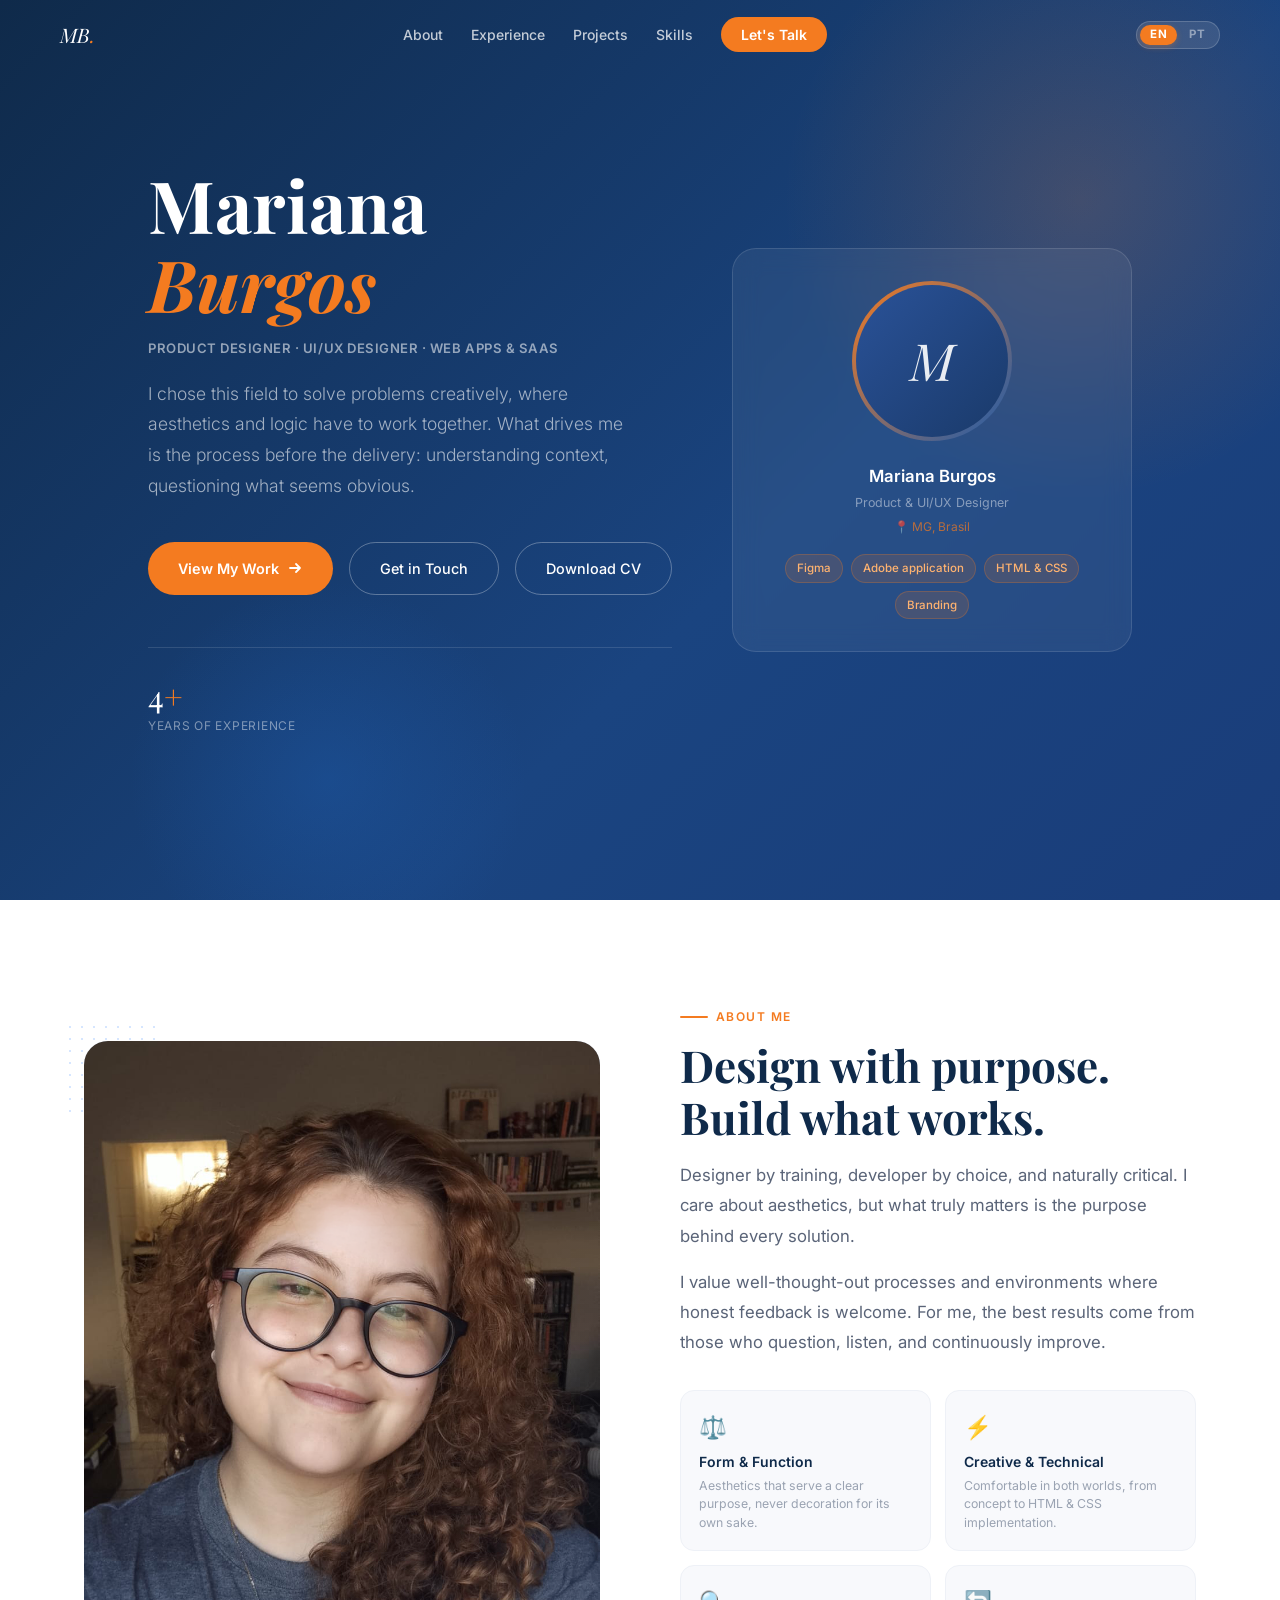
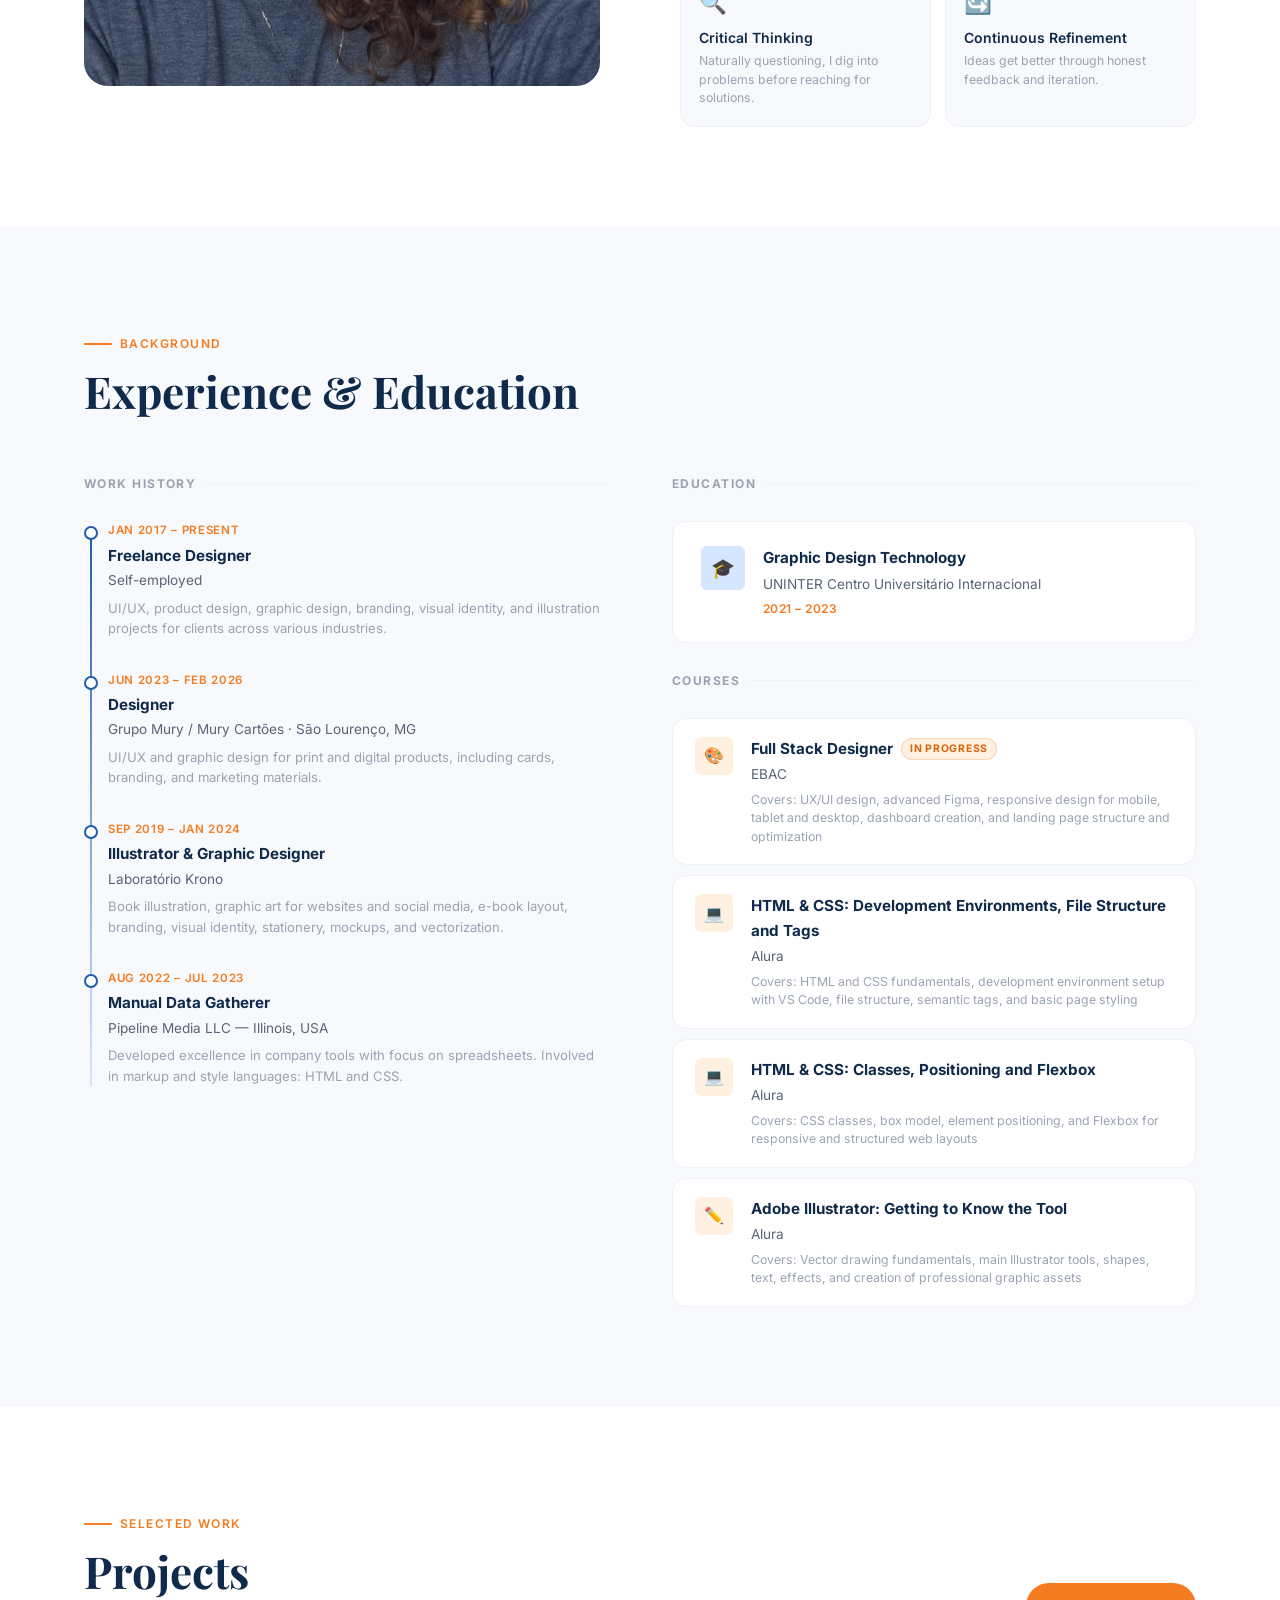
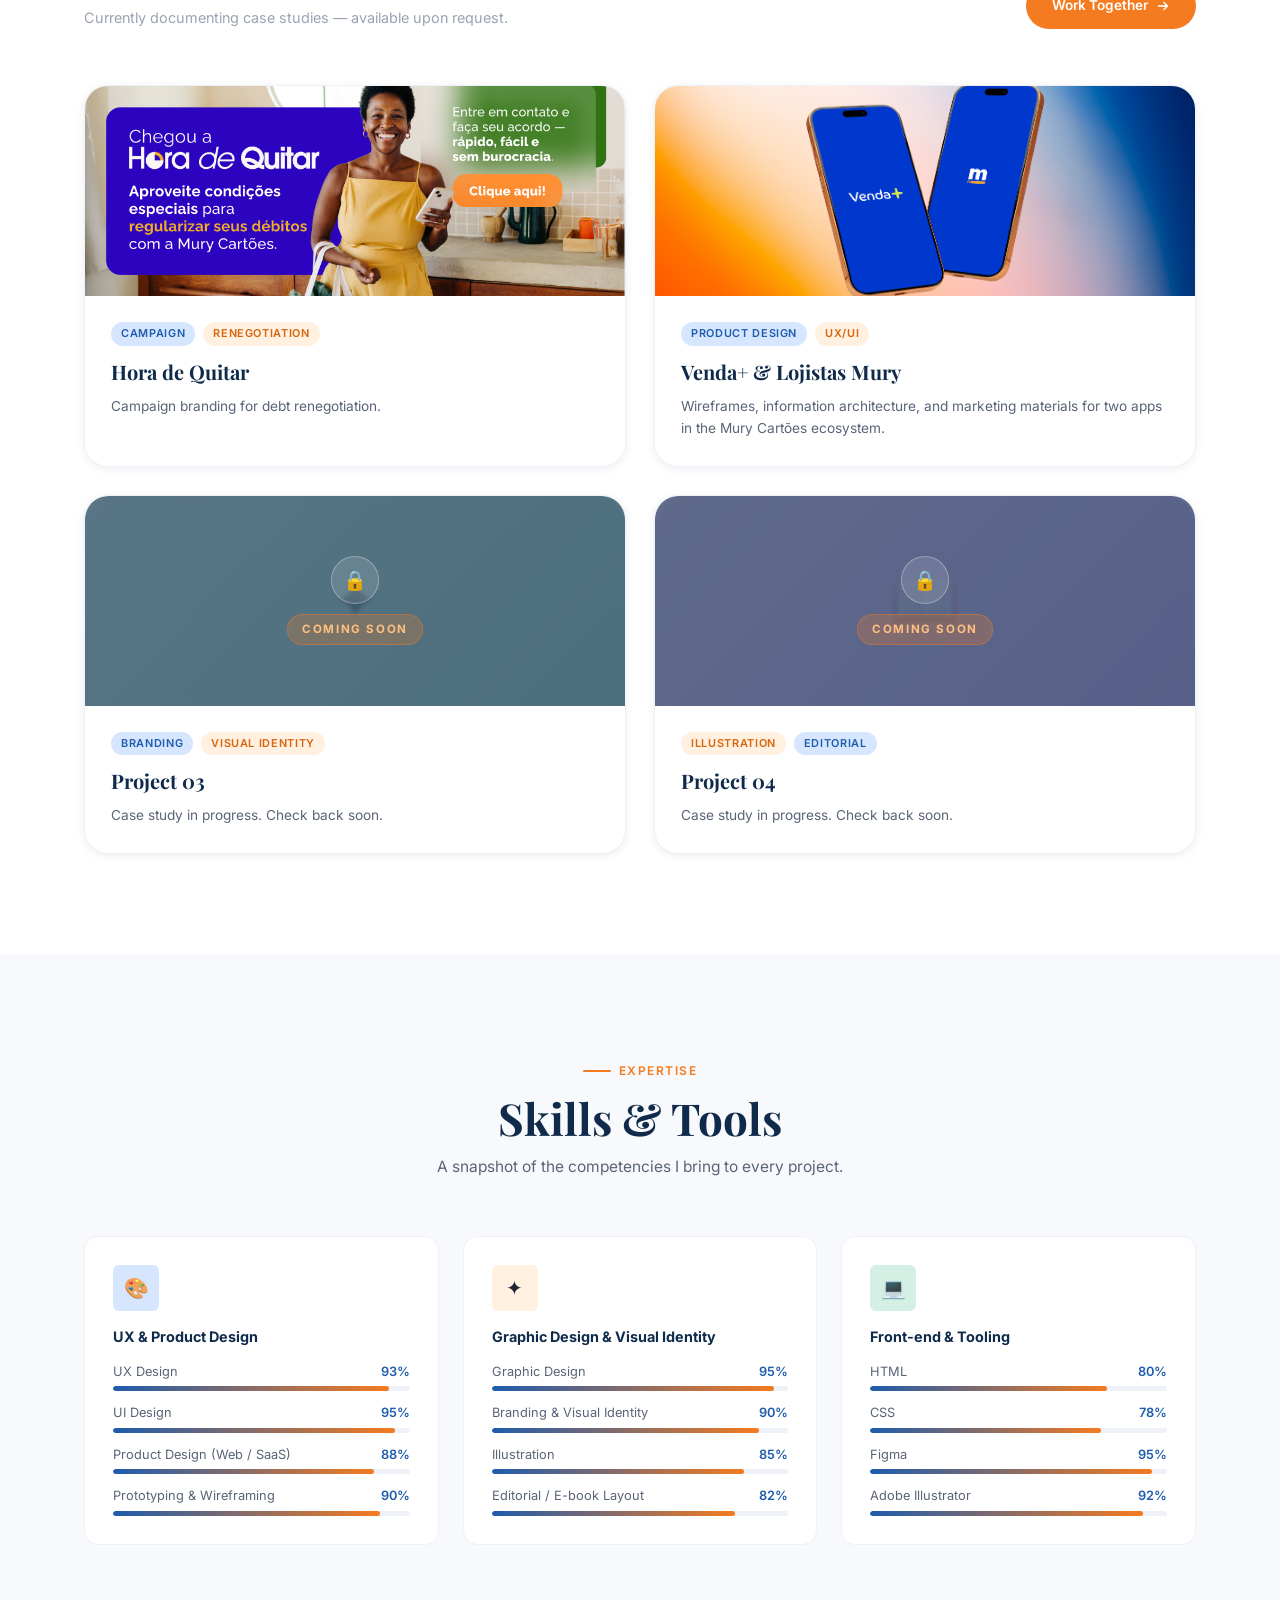
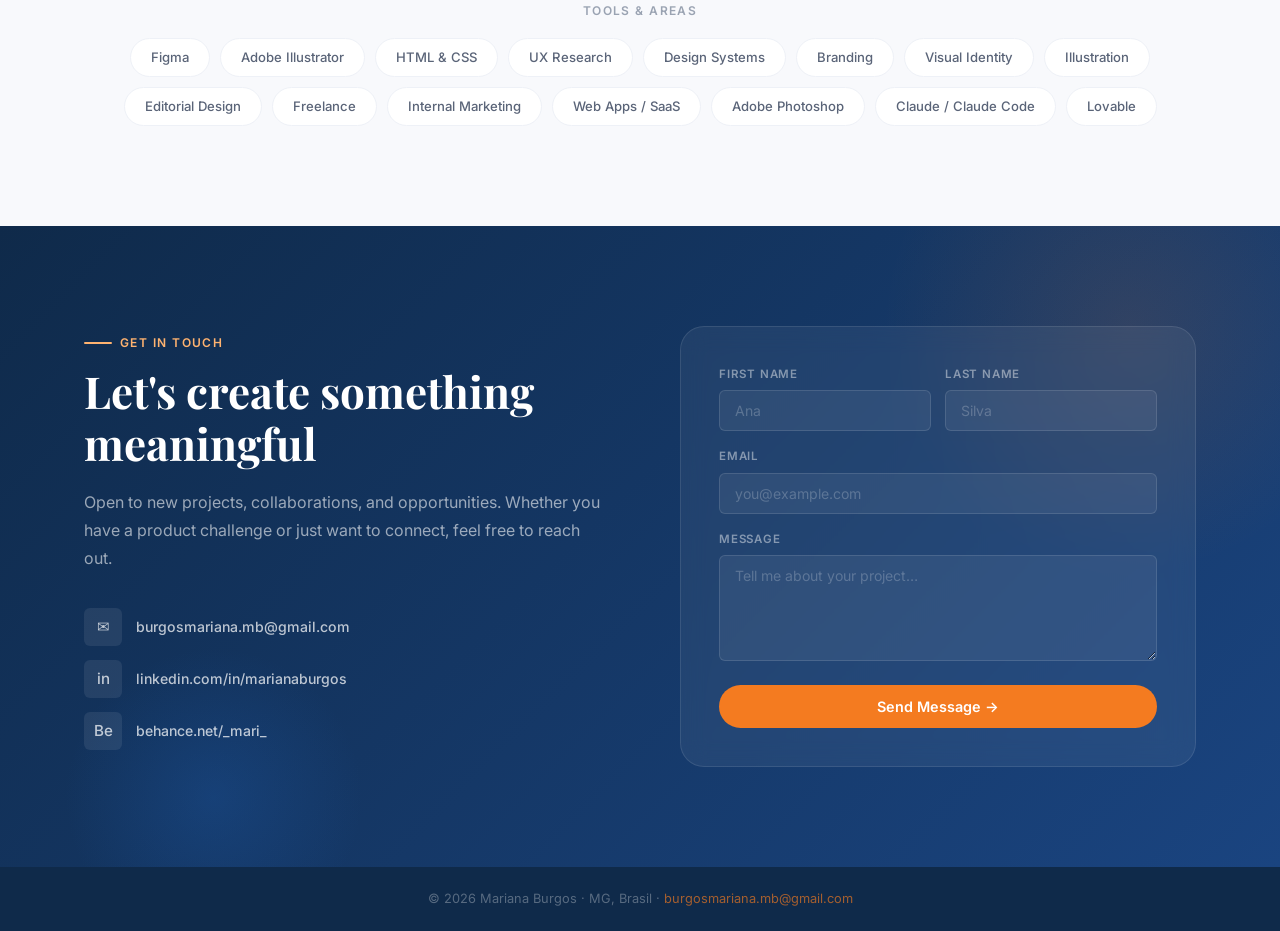
<file: index.html>
<!DOCTYPE html>
<html lang="en">
<head>
  <meta charset="UTF-8" />
  <meta name="viewport" content="width=device-width, initial-scale=1.0" />
  <title>Mariana Burgos — Product & UI/UX Designer</title>
  <link rel="icon" type="image/svg+xml" href="/favicon.svg">
  <link rel="preconnect" href="https://fonts.googleapis.com" />
  <link rel="preconnect" href="https://fonts.gstatic.com" crossorigin />
  <link href="https://fonts.googleapis.com/css2?family=Inter:wght@300;400;500;600;700&family=Playfair+Display:ital,wght@0,700;1,700&display=swap" rel="stylesheet" />
  <link rel="stylesheet" href="css/style.css">
</head>
<body>

  <!-- ─── NAV ─────────────────────────────────────────────── -->
  <nav id="navbar">
    <div class="nav-inner">
      <a href="#hero" class="nav-logo">MB<span>.</span></a>

      <ul class="nav-links" id="navLinks">
        <li><a href="#about"      data-i18n="nav.about">About</a></li>
        <li><a href="#experience" data-i18n="nav.experience">Experience</a></li>
        <li><a href="#projects"   data-i18n="nav.projects">Projects</a></li>
        <li><a href="#skills"     data-i18n="nav.skills">Skills</a></li>
        <li><a href="#contact" class="nav-cta" data-i18n="nav.cta">Let's Talk</a></li>
      </ul>

      <div class="nav-right">
        <div class="lang-toggle" role="group" aria-label="Language">
          <button class="lang-btn active" data-lang="en">EN</button>
          <button class="lang-btn"        data-lang="pt">PT</button>
        </div>
        <button class="nav-toggle" id="navToggle" aria-label="Toggle menu">
          <span></span><span></span><span></span>
        </button>
      </div>
    </div>
  </nav>

  <!-- ─── HERO ─────────────────────────────────────────────── -->
  <section id="hero">
    <div class="container">
      <div class="hero-grid">
        <div class="hero-content">
          <h1 class="hero-name">Mariana<br><em>Burgos</em></h1>
          <div class="hero-title" data-i18n="hero.title">Product Designer &nbsp;·&nbsp; UI/UX Designer &nbsp;·&nbsp; Web Apps &amp; SaaS</div>
          <p class="hero-subtitle" data-i18n="hero.subtitle">Designer by training, developer by choice, and naturally critical. I align form and function, moving between the creative and the technical to build solutions that actually work.</p>
          <div class="hero-actions">
            <a href="#projects" class="btn-primary">
              <span data-i18n="hero.cta1">View My Work</span>
              <svg width="16" height="16" viewBox="0 0 16 16" fill="none"><path d="M3 8h10M9 4l4 4-4 4" stroke="currentColor" stroke-width="1.8" stroke-linecap="round" stroke-linejoin="round"/></svg>
            </a>
            <a href="#contact" class="btn-outline" data-i18n="hero.cta2">Get in Touch</a>
            <a href="projetos/CV-Mariana.pdf" target="_blank" rel="noopener" download="CV-Mariana.pdf" class="btn-outline" data-i18n="hero.cv">Download CV</a>
          </div>
          <div class="hero-stats">
            <div>
              <div class="stat-number">4<span>+</span></div>
              <div class="stat-label" data-i18n="hero.stat1">Years of Experience</div>
            </div>
          </div>
        </div>

        <div class="hero-visual">
          <div class="avatar-card">
            <div class="avatar-ring"><div class="avatar-inner">M</div></div>
            <div class="avatar-name">Mariana Burgos</div>
            <div class="avatar-role" data-i18n="hero.card.role">Product &amp; UI/UX Designer</div>
            <div class="avatar-loc">📍 MG, Brasil</div>
            <div class="floating-tags">
              <span class="tag">Figma</span>
              <span class="tag">Adobe application</span>
              <span class="tag">HTML &amp; CSS</span>
              <span class="tag" data-i18n="tag.branding">Branding</span>
            </div>
          </div>
        </div>
      </div>
    </div>
  </section>

  <!-- ─── ABOUT ─────────────────────────────────────────────── -->
  <section id="about">
    <div class="container">
      <div class="about-grid">
        <div class="about-image-wrap about-photo-trigger" id="openCurios" role="button" tabindex="0" aria-label="Ver curiosidades sobre Mariana">
          <div class="about-dot-grid"></div>
          <div class="about-image-box">
            <img src="fotos/eu.mariana.png" alt="Mariana Burgos" class="about-photo" />
            <div class="about-photo-pulse"></div>
          </div>
          <span class="about-tooltip" data-i18n="curios.tooltip">sobre mim :P</span>
          <div class="about-accent"></div>
        </div>

        <div class="about-content">
          <span class="section-label" data-i18n="about.label">About Me</span>
          <h2 class="section-title" data-i18n="about.title">Design with purpose.<br>Build what works.</h2>
          <p class="about-text" style="margin-top:16px;" data-i18n="about.p1">Designer by training, developer by choice, and naturally critical. I care about aesthetics, but what matters is the purpose behind every solution.</p>
          <p class="about-text" data-i18n="about.p2">I align form and function, move naturally between the creative and the technical, and value refining ideas until they actually work. I prefer environments with room for thoughtful discussion, honest feedback, and continuous improvement.</p>

          <div class="about-pillars">
            <div class="pillar">
              <div class="pillar-icon">⚖️</div>
              <div class="pillar-title" data-i18n="pillar1.title">Form &amp; Function</div>
              <div class="pillar-desc"  data-i18n="pillar1.desc">Aesthetics that serve a clear purpose — never decoration for its own sake.</div>
            </div>
            <div class="pillar">
              <div class="pillar-icon">⚡</div>
              <div class="pillar-title" data-i18n="pillar2.title">Creative &amp; Technical</div>
              <div class="pillar-desc"  data-i18n="pillar2.desc">Comfortable in both worlds — from concept to HTML &amp; CSS implementation.</div>
            </div>
            <div class="pillar">
              <div class="pillar-icon">🔍</div>
              <div class="pillar-title" data-i18n="pillar3.title">Critical Thinking</div>
              <div class="pillar-desc"  data-i18n="pillar3.desc">Naturally questioning — I dig into problems before reaching for solutions.</div>
            </div>
            <div class="pillar">
              <div class="pillar-icon">🔄</div>
              <div class="pillar-title" data-i18n="pillar4.title">Continuous Refinement</div>
              <div class="pillar-desc"  data-i18n="pillar4.desc">Ideas get better through honest feedback and iteration.</div>
            </div>
          </div>
        </div>
      </div>
    </div>
  </section>

  <!-- ─── EXPERIENCE ────────────────────────────────────────── -->
  <section id="experience">
    <div class="container">
      <span class="section-label" data-i18n="exp.label">Background</span>
      <h2 class="section-title" data-i18n="exp.title">Experience &amp; Education</h2>

      <div class="exp-layout">
        <div>
          <div class="exp-column-title" data-i18n="exp.work.col">Work History</div>
          <div class="timeline">

            <div class="timeline-item">
              <div class="timeline-dot"></div>
              <div class="timeline-period" data-i18n="exp1.period">Jan 2017 – Present</div>
              <div class="timeline-role"   data-i18n="exp1.role">Freelance Designer</div>
              <div class="timeline-company" data-i18n="exp1.company">Self-employed</div>
              <div class="timeline-desc"   data-i18n="exp1.desc">UI/UX, product design, graphic design, branding, visual identity, and illustration projects for clients across various industries.</div>
            </div>

            <div class="timeline-item">
              <div class="timeline-dot"></div>
              <div class="timeline-period" data-i18n="exp2.period">Jun 2023 – Feb 2026</div>
              <div class="timeline-role"   data-i18n="exp2.role">Designer</div>
              <div class="timeline-company">Grupo Mury / Mury Cartões · São Lourenço, MG</div>
              <div class="timeline-desc"   data-i18n="exp2.desc">Internal marketing, digital interfaces, and visual communications for a cards and loyalty solutions company.</div>
            </div>

            <div class="timeline-item">
              <div class="timeline-dot"></div>
              <div class="timeline-period" data-i18n="exp3.period">Sep 2019 – Jan 2024</div>
              <div class="timeline-role"   data-i18n="exp3.role">Illustrator &amp; Graphic Designer</div>
              <div class="timeline-company">Laboratório Krono</div>
              <div class="timeline-desc"   data-i18n="exp3.desc">Book illustration, graphic art, e-book layout, branding, and visual identity projects.</div>
            </div>

            <div class="timeline-item">
              <div class="timeline-dot"></div>
              <div class="timeline-period" data-i18n="exp4.period">Aug 2022 – Jul 2023</div>
              <div class="timeline-role"   data-i18n="exp4.role">Manual Data Gatherer</div>
              <div class="timeline-company" data-i18n="exp4.company">Pipeline Media LLC — Illinois, USA</div>
              <div class="timeline-desc"   data-i18n="exp4.desc">Remote data collection and processing for a US-based media company.</div>
            </div>

          </div>
        </div>

        <div>
          <div class="exp-column-title" data-i18n="exp.edu.col">Education</div>
          <div class="edu-card">
            <div class="edu-icon">🎓</div>
            <div>
              <div class="edu-degree" data-i18n="edu.degree">Graphic Design Technology</div>
              <div class="edu-school">UNINTER Centro Universitário Internacional</div>
              <div class="edu-period">2021 – 2023</div>
            </div>
          </div>

          <div class="cert-section">
            <div class="exp-column-title" data-i18n="cert.title">Courses</div>

            <div class="edu-card">
              <div class="edu-icon">🎨</div>
              <div style="flex:1;min-width:0;">
                <div class="edu-degree-row">
                  <span class="edu-degree" data-i18n="cert1.name">Full Stack Designer</span>
                  <span class="cert-badge" data-i18n="cert1.badge">in progress</span>
                </div>
                <div class="edu-school">EBAC</div>
                <div class="cert-covers" data-i18n="cert1.covers">Covers: UX/UI, advanced Figma, responsive design, dashboards and landing pages</div>
              </div>
            </div>

            <div class="edu-card">
              <div class="edu-icon">💻</div>
              <div style="flex:1;min-width:0;">
                <div class="edu-degree" data-i18n="cert2.name">HTML &amp; CSS: Development Environments, File Structure and Tags</div>
                <div class="edu-school">Alura</div>
                <div class="cert-covers" data-i18n="cert2.covers">Covers: HTML and CSS fundamentals, development environment setup with VS Code, file structure, semantic tags, and basic page styling</div>
              </div>
            </div>

            <div class="edu-card">
              <div class="edu-icon">💻</div>
              <div style="flex:1;min-width:0;">
                <div class="edu-degree" data-i18n="cert3.name">HTML &amp; CSS: Classes, Positioning and Flexbox</div>
                <div class="edu-school">Alura</div>
                <div class="cert-covers" data-i18n="cert3.covers">Covers: CSS classes, box model, element positioning, and Flexbox for responsive and structured web layouts</div>
              </div>
            </div>

            <div class="edu-card">
              <div class="edu-icon">✏️</div>
              <div style="flex:1;min-width:0;">
                <div class="edu-degree" data-i18n="cert4.name">Adobe Illustrator: Getting to Know the Tool</div>
                <div class="edu-school">Alura</div>
                <div class="cert-covers" data-i18n="cert4.covers">Covers: Vector drawing fundamentals, main Illustrator tools, shapes, text, effects, and creation of professional graphic assets</div>
              </div>
            </div>
          </div>
        </div>
      </div>
    </div>
  </section>

  <!-- ─── PROJECTS ──────────────────────────────────────────── -->
  <section id="projects">
    <div class="container">
      <div class="projects-header">
        <div>
          <span class="section-label" data-i18n="proj.label">Selected Work</span>
          <h2 class="section-title" data-i18n="proj.title">Projects</h2>
          <p style="color:var(--gray-400);margin-top:8px;font-size:.9rem;" data-i18n="proj.subtitle">Case studies coming soon.</p>
        </div>
        <a href="#contact" class="btn-primary" style="font-size:.85rem;padding:12px 26px;">
          <span data-i18n="proj.cta">Work Together</span>
          <svg width="14" height="14" viewBox="0 0 16 16" fill="none"><path d="M3 8h10M9 4l4 4-4 4" stroke="currentColor" stroke-width="1.8" stroke-linecap="round" stroke-linejoin="round"/></svg>
        </a>
      </div>

      <div class="projects-grid">

        <a href="projeto-1.html" class="project-card project-link" aria-label="Open Hora de Quitar project page">
          <div class="project-thumb">
            <img src="projetos/Renegociacao/banner-1199-720.png" alt="Hora de Quitar campaign banner" />
            <div class="project-thumb-overlay">
              <span class="overlay-label" data-i18n="proj.view">View Project →</span>
            </div>
          </div>
          <div class="project-body">
            <div class="project-tags">
              <span class="project-tag tag-blue">Campaign</span>
              <span class="project-tag tag-orange">Renegotiation</span>
            </div>
            <h3 class="project-title">Hora de Quitar</h3>
            <p class="project-desc">Campaign branding for debt renegotiation.</p>
          </div>
        </a>

        <a href="projeto-2.html" class="project-card project-link" aria-label="Open Venda+ & Lojistas Mury project page">
          <div class="project-thumb">
            <img src="projetos/projeto2-capa.png" alt="Venda+ & Lojistas Mury cover" />
            <div class="project-thumb-overlay">
              <span class="overlay-label" data-i18n="proj.view">View Project →</span>
            </div>
          </div>
          <div class="project-body">
            <div class="project-tags">
              <span class="project-tag tag-blue">Product Design</span>
              <span class="project-tag tag-orange">UX/UI</span>
            </div>
            <h3 class="project-title" data-i18n="proj2.title">Venda+ &amp; Lojistas Mury</h3>
            <p class="project-desc" data-i18n="proj2.desc">Wireframes, information architecture, and marketing materials for two apps in the Mury Cartões ecosystem.</p>
          </div>
        </a>

        <div class="project-card">
          <div class="project-thumb">
            <div class="project-thumb-bg thumb-3"><span class="thumb-icon">✦</span></div>
            <div class="coming-soon-overlay">
              <div class="coming-soon-icon">🔒</div>
              <span class="coming-soon-label" data-i18n="proj.coming">Coming Soon</span>
            </div>
          </div>
          <div class="project-body">
            <div class="project-tags">
              <span class="project-tag tag-blue" data-i18n="tag.branding2">Branding</span>
              <span class="project-tag tag-orange" data-i18n="tag.identity">Visual Identity</span>
            </div>
            <h3 class="project-title" data-i18n="proj3.title">Project 03</h3>
            <p class="project-desc" data-i18n="proj.wip">Case study in progress. Check back soon.</p>
          </div>
        </div>

        <div class="project-card">
          <div class="project-thumb">
            <div class="project-thumb-bg thumb-4"><span class="thumb-icon">📖</span></div>
            <div class="coming-soon-overlay">
              <div class="coming-soon-icon">🔒</div>
              <span class="coming-soon-label" data-i18n="proj.coming">Coming Soon</span>
            </div>
          </div>
          <div class="project-body">
            <div class="project-tags">
              <span class="project-tag tag-orange" data-i18n="tag.illustration">Illustration</span>
              <span class="project-tag tag-blue" data-i18n="tag.editorial">Editorial</span>
            </div>
            <h3 class="project-title" data-i18n="proj4.title">Project 04</h3>
            <p class="project-desc" data-i18n="proj.wip">Case study in progress. Check back soon.</p>
          </div>
        </div>

      </div>
    </div>
  </section>

  <section id="skills">
    <div class="container">
      <div style="text-align:center;max-width:560px;margin:0 auto;">
        <span class="section-label" data-i18n="skills.label">Expertise</span>
        <h2 class="section-title"   data-i18n="skills.title">Skills &amp; Tools</h2>
        <p style="color:var(--gray-600);margin-top:10px;font-size:.97rem;" data-i18n="skills.subtitle">A snapshot of the competencies I bring to every project.</p>
      </div>

      <div class="skills-grid">

        <div class="skill-group">
          <div class="skill-group-icon icon-blue">🎨</div>
          <div class="skill-group-title" data-i18n="skills.group1">UX &amp; Product Design</div>
          <div class="skill-item">
            <div class="skill-row"><span data-i18n="skill1.1">UX Design</span><span class="skill-pct">93%</span></div>
            <div class="skill-bar"><div class="skill-fill" style="width:93%"></div></div>
          </div>
          <div class="skill-item">
            <div class="skill-row"><span data-i18n="skill1.2">UI Design</span><span class="skill-pct">95%</span></div>
            <div class="skill-bar"><div class="skill-fill" style="width:95%"></div></div>
          </div>
          <div class="skill-item">
            <div class="skill-row"><span data-i18n="skill1.3">Product Design (Web / SaaS)</span><span class="skill-pct">88%</span></div>
            <div class="skill-bar"><div class="skill-fill" style="width:88%"></div></div>
          </div>
          <div class="skill-item">
            <div class="skill-row"><span data-i18n="skill1.4">Prototyping &amp; Wireframing</span><span class="skill-pct">90%</span></div>
            <div class="skill-bar"><div class="skill-fill" style="width:90%"></div></div>
          </div>
        </div>

        <div class="skill-group">
          <div class="skill-group-icon icon-orange">✦</div>
          <div class="skill-group-title" data-i18n="skills.group2">Graphic Design &amp; Visual Identity</div>
          <div class="skill-item">
            <div class="skill-row"><span data-i18n="skill2.1">Graphic Design</span><span class="skill-pct">95%</span></div>
            <div class="skill-bar"><div class="skill-fill" style="width:95%"></div></div>
          </div>
          <div class="skill-item">
            <div class="skill-row"><span data-i18n="skill2.2">Branding &amp; Visual Identity</span><span class="skill-pct">90%</span></div>
            <div class="skill-bar"><div class="skill-fill" style="width:90%"></div></div>
          </div>
          <div class="skill-item">
            <div class="skill-row"><span data-i18n="skill2.3">Illustration</span><span class="skill-pct">85%</span></div>
            <div class="skill-bar"><div class="skill-fill" style="width:85%"></div></div>
          </div>
          <div class="skill-item">
            <div class="skill-row"><span data-i18n="skill2.4">Editorial / E-book Layout</span><span class="skill-pct">82%</span></div>
            <div class="skill-bar"><div class="skill-fill" style="width:82%"></div></div>
          </div>
        </div>

        <div class="skill-group">
          <div class="skill-group-icon icon-green">💻</div>
          <div class="skill-group-title" data-i18n="skills.group3">Front-end &amp; Tooling</div>
          <div class="skill-item">
            <div class="skill-row"><span>HTML</span><span class="skill-pct">80%</span></div>
            <div class="skill-bar"><div class="skill-fill" style="width:80%"></div></div>
          </div>
          <div class="skill-item">
            <div class="skill-row"><span>CSS</span><span class="skill-pct">78%</span></div>
            <div class="skill-bar"><div class="skill-fill" style="width:78%"></div></div>
          </div>
          <div class="skill-item">
            <div class="skill-row"><span>Figma</span><span class="skill-pct">95%</span></div>
            <div class="skill-bar"><div class="skill-fill" style="width:95%"></div></div>
          </div>
          <div class="skill-item">
            <div class="skill-row"><span>Adobe Illustrator</span><span class="skill-pct">92%</span></div>
            <div class="skill-bar"><div class="skill-fill" style="width:92%"></div></div>
          </div>
        </div>

      </div>

      <div class="tools-section">
        <div class="tools-title" data-i18n="tools.title">Tools &amp; Areas</div>
        <div class="tools-list">
          <span class="tool-pill">Figma</span>
          <span class="tool-pill">Adobe Illustrator</span>
          <span class="tool-pill">HTML &amp; CSS</span>
          <span class="tool-pill" data-i18n="tool.ux">UX Research</span>
          <span class="tool-pill" data-i18n="tool.ds">Design Systems</span>
          <span class="tool-pill" data-i18n="tool.branding">Branding</span>
          <span class="tool-pill" data-i18n="tool.identity">Visual Identity</span>
          <span class="tool-pill" data-i18n="tool.illustration">Illustration</span>
          <span class="tool-pill" data-i18n="tool.editorial">Editorial Design</span>
          <span class="tool-pill" data-i18n="tool.freelance">Freelance</span>
          <span class="tool-pill" data-i18n="tool.marketing">Internal Marketing</span>
          <span class="tool-pill">Web Apps / SaaS</span>
          <span class="tool-pill">Adobe Photoshop</span>
          <span class="tool-pill">Claude / Claude Code</span>
          <span class="tool-pill">Lovable</span>
        </div>
      </div>
    </div>
  </section>

  <!-- ─── CONTACT ───────────────────────────────────────────── -->
  <section id="contact">
    <div class="container">
      <div class="contact-inner">

        <div class="contact-info">
          <span class="section-label" data-i18n="contact.label">Get In Touch</span>
          <h2 class="section-title"   data-i18n="contact.title">Let's create something meaningful</h2>
          <p class="contact-tagline"  data-i18n="contact.tagline">Open to new projects, collaborations, and opportunities. Whether you have a product challenge or just want to connect — feel free to reach out.</p>
          <div class="contact-links">
            <a href="mailto:burgosmariana.mb@gmail.com" class="contact-link">
              <div class="contact-link-icon">✉</div>
              burgosmariana.mb@gmail.com
            </a>
            <a href="https://www.linkedin.com/in/mariana-burgos-609727202/" target="_blank" rel="noopener" class="contact-link">
              <div class="contact-link-icon">in</div>
              linkedin.com/in/marianaburgos
            </a>
            <a href="https://www.behance.net/_mari_" target="_blank" rel="noopener" class="contact-link">
              <div class="contact-link-icon">Be</div>
              behance.net/_mari_
            </a>
          </div>
        </div>

        <form class="contact-form" id="contactForm" method="POST" action="form-handler.php">
          <div class="form-row">
            <div class="form-group">
              <label data-i18n="form.fname">First Name</label>
              <input type="text" name="fname" data-i18n-ph="form.ph.fname" placeholder="Ana" required />
            </div>
            <div class="form-group">
              <label data-i18n="form.lname">Last Name</label>
              <input type="text" name="lname" data-i18n-ph="form.ph.lname" placeholder="Silva" required />
            </div>
          </div>
          <div class="form-group">
            <label data-i18n="form.email">Email</label>
            <input type="email" name="email" data-i18n-ph="form.ph.email" placeholder="you@example.com" required />
          </div>
          <div class="form-group">
            <label data-i18n="form.msg">Message</label>
            <textarea name="message" data-i18n-ph="form.ph.msg" placeholder="Tell me about your project…" required></textarea>
          </div>
          <div id="formStatus" style="display:none; margin-bottom:16px; padding:12px; border-radius:8px; font-size:0.9rem;"></div>
          <button type="submit" class="form-submit" id="submitBtn" data-i18n="form.submit">Send Message →</button>
        </form>

      </div>
    </div>
  </section>

  <!-- ─── CURIOSIDADES MODAL ──────────────────────────────── -->
  <div id="curiosModal" class="curios-overlay" role="dialog" aria-modal="true" aria-labelledby="curiosModalTitle">
    <div class="curios-box">

      <!-- Header -->
      <div class="curios-header">
        <div class="curios-avatar">M</div>
        <div class="curios-header-text">
          <h2 id="curiosModalTitle" data-i18n="curios.greeting">Olá! Eu sou a Mariana 👋</h2>
          <p data-i18n="curios.subtitle">Algumas curiosidades sobre mim</p>
        </div>
        <button class="curios-close" id="curiosModalClose" aria-label="Fechar">
          <svg width="18" height="18" viewBox="0 0 24 24" fill="none"><path d="M18 6L6 18M6 6l12 12" stroke="currentColor" stroke-width="2.2" stroke-linecap="round"/></svg>
        </button>
      </div>

      <!-- Cards grid -->
      <div class="curios-grid">

        <!-- Illustrator -->
        <div class="curio-card curio-art">
          <span class="curio-emoji">🎨</span>
          <h3 data-i18n="curios.art.title">Ilustradora</h3>
          <p data-i18n="curios.art.desc">Além dos meus desenhos pessoais, já ilustrei um livro infantil publicado!</p>
          <a href="https://www.instagram.com/p/DPq0ahoDhPM/?utm_source=ig_web_copy_link&igsh=MzRlODBiNWFlZA==" target="_blank" rel="noopener" class="curio-btn curio-btn-art" data-i18n="curios.art.btn">Ver o livro →</a>
        </div>

        <!-- Scout -->
        <div class="curio-card curio-scout">
          <span class="curio-emoji">⚜️</span>
          <h3 data-i18n="curios.scout.title">Escoteira</h3>
          <p data-i18n="curios.scout.desc">Fui escoteira, mas não sou mais ativa. Uma experiência que moldou meu jeito de pensar e agir.</p>
          <a href="https://www.facebook.com/17gesfa/photos_albums?locale=pt_BR" target="_blank" rel="noopener" class="curio-btn curio-btn-scout" data-i18n="curios.scout.btn">Ver álbum →</a>
        </div>

        <!-- Spotify -->
        <div class="curio-card curio-spotify">
          <span class="curio-emoji">🎵</span>
          <h3 data-i18n="curios.spotify.title">No Spotify</h3>
          <p data-i18n="curios.spotify.desc">Curioso(a) sobre o que eu ouço?</p>
          <a href="https://open.spotify.com/user/21lsr2xppn2kvizpzmqxczuwa?si=d60f07522b404bbd" target="_blank" rel="noopener" class="curio-btn curio-btn-spotify" data-i18n="curios.spotify.btn">Ver perfil →</a>
        </div>

        <!-- Instagram / Passions -->
        <div class="curio-card curio-insta">
          <span class="curio-emoji">📸</span>
          <h3 data-i18n="curios.passions.title">Me chama no Insta!</h3>
          <p data-i18n="curios.passions.desc">Se você curte animação, anime, mitologia, boa música e é curioso(a) sobre a vida…</p>
          <a href="https://www.instagram.com/xbluemarix/" target="_blank" rel="noopener" class="curio-btn curio-btn-insta" data-i18n="curios.passions.btn">@xbluemarix →</a>
        </div>

        <!-- Treasure Planet — flip card -->
        <div class="curio-flip-card" title="Clique para saber mais">
          <div class="curio-flip-inner">
            <!-- Front -->
            <div class="curio-flip-front">
              <div class="movie-poster poster-treasure">
                <span class="movie-badge" data-i18n="curios.movie.badge">🎬 Filme favorito</span>
                <img src="fotos/planetadotesouro.jpg"
                     alt="Planeta do Tesouro poster" class="movie-poster-img" loading="lazy" />
              </div>
              <div class="movie-info">
                <h3 data-i18n="curios.treasure.title">Planeta do Tesouro</h3>
                <span data-i18n="curios.treasure.year">Disney · 2002</span>
              </div>
            </div>
            <!-- Back -->
            <div class="curio-flip-back">
              <h3 data-i18n="curios.treasure.title">Planeta do Tesouro</h3>
              <p data-i18n="curios.treasure.fact">Um aventureiro espacial, piratas cósmicos e um mapa para o tesouro mais lendário do universo. Um dos filmes mais subestimados da Disney.</p>
              <span class="flip-hint" data-i18n="curios.flip.back">↩ virar</span>
            </div>
          </div>
        </div>

        <!-- Adventure Time — flip card -->
        <div class="curio-flip-card" title="Clique para saber mais">
          <div class="curio-flip-inner">
            <!-- Front -->
            <div class="curio-flip-front">
              <div class="movie-poster poster-adventure">
                <span class="movie-badge" data-i18n="curios.anim.badge">Animação favorita</span>
                <img src="fotos/horadeaventura.png"
                     alt="Hora de Aventura poster" class="movie-poster-img" loading="lazy" />
              </div>
              <div class="movie-info">
                <h3 data-i18n="curios.adventure.title">Hora de Aventura</h3>
                <span data-i18n="curios.adventure.year">Cartoon Network · 2010</span>
              </div>
            </div>
            <!-- Back -->
            <div class="curio-flip-back">
              <h3 data-i18n="curios.adventure.title">Hora de Aventura</h3>
              <p data-i18n="curios.adventure.fact">Finn e Jake numa terra mágica pós-apocalíptica. Parece infantil — mas tem profundidade, emoção e criatividade fora do comum.</p>
              <span class="flip-hint" data-i18n="curios.flip.back">↩ virar</span>
            </div>
          </div>
        </div>

      </div><!-- /curios-grid -->
    </div><!-- /curios-box -->
  </div><!-- /curios-overlay -->

  <!-- ─── FOOTER ────────────────────────────────────────────── -->
  <footer>
    <p class="footer-text" data-i18n="footer.text">© 2026 Mariana Burgos · MG, Brasil · <a href="mailto:burgosmariana.mb@gmail.com">burgosmariana.mb@gmail.com</a></p>
  </footer>
<script src="js/script.js"></script>
<script>
  /* ── Curiosidades Modal ──────────────────────────────── */
  (function () {
    const overlay   = document.getElementById('curiosModal');
    const openBtn   = document.getElementById('openCurios');
    const closeBtn  = document.getElementById('curiosModalClose');
    const tooltip   = openBtn.querySelector('.about-tooltip');

    /* ── Tooltip follows cursor ─────────────────────────── */
    openBtn.addEventListener('mouseenter', function () {
      tooltip.classList.add('visible');
    });
    openBtn.addEventListener('mouseleave', function () {
      tooltip.classList.remove('visible');
    });
    openBtn.addEventListener('mousemove', function (e) {
      tooltip.style.left = e.clientX + 'px';
      tooltip.style.top  = (e.clientY - 18) + 'px';
    });

    /* ── Modal open / close ──────────────────────────────── */
    function openModal() {
      tooltip.classList.remove('visible');
      overlay.classList.add('active');
      document.body.style.overflow = 'hidden';
    }
    function closeModal() {
      overlay.classList.remove('active');
      document.body.style.overflow = '';
    }

    openBtn.addEventListener('click', openModal);
    openBtn.addEventListener('keydown', function(e) {
      if (e.key === 'Enter' || e.key === ' ') { e.preventDefault(); openModal(); }
    });
    closeBtn.addEventListener('click', closeModal);
    overlay.addEventListener('click', function(e) {
      if (e.target === overlay) closeModal();
    });
    document.addEventListener('keydown', function(e) {
      if (e.key === 'Escape' && overlay.classList.contains('active')) closeModal();
    });

    /* ── Flip cards ─────────────────────────────────────── */
    document.querySelectorAll('.curio-flip-card').forEach(function(card) {
      card.addEventListener('click', function() {
        card.classList.toggle('flipped');
      });
    });
  })();
</script>

</body>
</html>
</file>
<file: css/style.css>
/* ── Reset & Base ─────────────────────────────────────── */
    *, *::before, *::after { box-sizing: border-box; margin: 0; padding: 0; }

    :root {
      --blue-dark:   #0f2a4a;
      --blue:        #1a4480;
      --blue-mid:    #1e5cad;
      --blue-light:  #d6e6ff;
      --orange:      #f47b20;
      --orange-dark: #d6650e;
      --orange-light:#fff0e0;
      --white:       #ffffff;
      --gray-50:     #f8f9fc;
      --gray-100:    #eef1f7;
      --gray-400:    #9aa3b2;
      --gray-600:    #5a6478;
      --gray-800:    #1e2535;
      --radius-sm:   6px;
      --radius-md:   14px;
      --radius-lg:   24px;
      --shadow-sm:   0 2px 8px rgba(15,42,74,.08);
      --shadow-md:   0 6px 24px rgba(15,42,74,.12);
      --shadow-lg:   0 16px 48px rgba(15,42,74,.16);
      --transition:  .3s cubic-bezier(.4,0,.2,1);
    }

    html { scroll-behavior: smooth; }

    body {
      font-family: 'Inter', sans-serif;
      color: var(--gray-800);
      background: var(--white);
      line-height: 1.6;
      overflow-x: hidden;
    }

    /* ── Scrollbar ───────────────────────────────────────── */
    ::-webkit-scrollbar { width: 6px; }
    ::-webkit-scrollbar-track { background: var(--gray-50); }
    ::-webkit-scrollbar-thumb { background: var(--blue-mid); border-radius: 3px; }

    /* ── Utility ─────────────────────────────────────────── */
    .container { max-width: 1160px; margin: 0 auto; padding: 0 24px; }

    .section-label {
      display: inline-flex;
      align-items: center;
      gap: 8px;
      font-size: .75rem;
      font-weight: 600;
      letter-spacing: .12em;
      text-transform: uppercase;
      color: var(--orange);
      margin-bottom: 12px;
    }
    .section-label::before {
      content: '';
      display: block;
      width: 28px; height: 2px;
      background: var(--orange);
      border-radius: 2px;
    }

    .section-title {
      font-family: 'Playfair Display', serif;
      font-size: clamp(2rem, 4vw, 2.75rem);
      color: var(--blue-dark);
      line-height: 1.2;
    }

    section { padding: 100px 0; }

    /* ── Nav ─────────────────────────────────────────────── */
    nav {
      position: fixed;
      top: 0; left: 0; right: 0;
      z-index: 100;
      padding: 0 24px;
      transition: var(--transition);
    }
    nav.scrolled {
      background: rgba(255,255,255,.92);
      backdrop-filter: blur(16px);
      -webkit-backdrop-filter: blur(16px);
      box-shadow: var(--shadow-sm);
    }
    .nav-inner {
      max-width: 1160px;
      margin: 0 auto;
      display: flex;
      align-items: center;
      justify-content: space-between;
      height: 70px;
      gap: 20px;
    }
    .nav-logo {
      font-family: 'Playfair Display', serif;
      font-size: 1.25rem;
      color: var(--white);
      text-decoration: none;
      font-style: italic;
      flex-shrink: 0;
    }
    nav.scrolled .nav-logo { color: var(--blue-dark); }
    .nav-logo span { color: var(--orange); }

    .nav-links {
      display: flex;
      gap: 28px;
      list-style: none;
      align-items: center;
    }
    .nav-links a {
      text-decoration: none;
      font-size: .875rem;
      font-weight: 500;
      color: rgba(255,255,255,.75);
      position: relative;
      transition: color var(--transition);
    }
    nav.scrolled .nav-links a { color: var(--gray-600); }
    .nav-links a::after {
      content: '';
      position: absolute;
      bottom: -3px; left: 0;
      width: 0; height: 2px;
      background: var(--orange);
      border-radius: 2px;
      transition: width var(--transition);
    }
    .nav-links a:hover { color: var(--white); }
    nav.scrolled .nav-links a:hover { color: var(--blue-dark); }
    .nav-links a:hover::after { width: 100%; }

    .nav-cta {
      background: var(--orange) !important;
      color: var(--white) !important;
      padding: 9px 20px;
      border-radius: 50px;
      font-weight: 600 !important;
      transition: background var(--transition), transform var(--transition) !important;
    }
    .nav-cta::after { display: none !important; }
    .nav-cta:hover { background: var(--orange-dark) !important; transform: translateY(-1px); }

    /* ── Language Toggle ─────────────────────────────────── */
    .lang-toggle {
      display: flex;
      align-items: center;
      background: rgba(255,255,255,.1);
      border: 1px solid rgba(255,255,255,.18);
      border-radius: 50px;
      padding: 3px;
      gap: 2px;
      flex-shrink: 0;
      transition: background var(--transition), border-color var(--transition);
    }
    nav.scrolled .lang-toggle {
      background: var(--gray-100);
      border-color: var(--gray-100);
    }
    .lang-btn {
      background: none;
      border: none;
      color: rgba(255,255,255,.45);
      font-size: .72rem;
      font-weight: 700;
      letter-spacing: .07em;
      padding: 4px 10px;
      border-radius: 50px;
      cursor: pointer;
      transition: all var(--transition);
      font-family: inherit;
      line-height: 1;
    }
    nav.scrolled .lang-btn { color: var(--gray-400); }
    .lang-btn.active {
      background: var(--orange);
      color: var(--white) !important;
      box-shadow: 0 2px 6px rgba(244,123,32,.3);
    }
    .lang-btn:hover:not(.active) {
      color: rgba(255,255,255,.8);
    }
    nav.scrolled .lang-btn:hover:not(.active) {
      color: var(--gray-600);
    }

    .nav-right {
      display: flex;
      align-items: center;
      gap: 14px;
    }

    .nav-toggle {
      display: none;
      flex-direction: column;
      gap: 5px;
      cursor: pointer;
      background: none;
      border: none;
      padding: 4px;
    }
    .nav-toggle span {
      display: block;
      width: 24px; height: 2px;
      background: var(--white);
      border-radius: 2px;
      transition: var(--transition);
    }
    nav.scrolled .nav-toggle span { background: var(--blue-dark); }

    /* ── Hero ────────────────────────────────────────────── */
    #hero {
      min-height: 100vh;
      display: flex;
      align-items: center;
      background: linear-gradient(135deg, var(--blue-dark) 0%, var(--blue) 60%, #1a3d7a 100%);
      position: relative;
      overflow: hidden;
      padding: 0;
    }
    #hero::before {
      content: '';
      position: absolute;
      width: 600px; height: 600px;
      border-radius: 50%;
      background: radial-gradient(circle, rgba(244,123,32,.18) 0%, transparent 70%);
      top: -100px; right: -100px;
    }
    #hero::after {
      content: '';
      position: absolute;
      width: 400px; height: 400px;
      border-radius: 50%;
      background: radial-gradient(circle, rgba(30,92,173,.4) 0%, transparent 70%);
      bottom: -80px; left: 10%;
    }

    .hero-grid {
      display: grid;
      grid-template-columns: 1fr 400px;
      gap: 60px;
      align-items: center;
      position: relative;
      z-index: 1;
      width: 100%;
    }

    .hero-location {
      display: inline-flex;
      align-items: center;
      gap: 6px;
      background: rgba(244,123,32,.15);
      border: 1px solid rgba(244,123,32,.3);
      color: #ffb370;
      font-size: .8rem;
      font-weight: 500;
      padding: 6px 16px;
      border-radius: 50px;
      margin-bottom: 24px;
    }

    .hero-name {
      font-family: 'Playfair Display', serif;
      font-size: clamp(2.8rem, 6vw, 4.5rem);
      color: var(--white);
      line-height: 1.1;
      margin-bottom: 14px;
    }
    .hero-name em { color: var(--orange); font-style: italic; }

    .hero-title {
      font-size: .82rem;
      font-weight: 600;
      color: rgba(255,255,255,.55);
      letter-spacing: .04em;
      margin-bottom: 20px;
      text-transform: uppercase;
    }

    .hero-subtitle {
      font-size: clamp(.95rem, 1.8vw, 1.1rem);
      color: rgba(255,255,255,.6);
      font-weight: 300;
      margin-bottom: 40px;
      max-width: 480px;
      line-height: 1.75;
    }

    .hero-actions { display: flex; gap: 16px; flex-wrap: wrap; }

    .btn-primary {
      display: inline-flex;
      align-items: center;
      gap: 8px;
      background: var(--orange);
      color: var(--white);
      text-decoration: none;
      font-weight: 600;
      font-size: .9rem;
      padding: 14px 30px;
      border-radius: 50px;
      transition: background var(--transition), transform var(--transition), box-shadow var(--transition);
    }
    .btn-primary:hover {
      background: var(--orange-dark);
      transform: translateY(-2px);
      box-shadow: 0 8px 24px rgba(244,123,32,.35);
    }

    .btn-outline {
      display: inline-flex;
      align-items: center;
      gap: 8px;
      background: transparent;
      color: var(--white);
      text-decoration: none;
      font-weight: 500;
      font-size: .9rem;
      padding: 14px 30px;
      border-radius: 50px;
      border: 1.5px solid rgba(255,255,255,.3);
      transition: border-color var(--transition), background var(--transition), transform var(--transition);
    }
    .btn-outline:hover {
      border-color: rgba(255,255,255,.7);
      background: rgba(255,255,255,.07);
      transform: translateY(-2px);
    }

    .hero-stats {
      display: flex;
      gap: 36px;
      margin-top: 52px;
      padding-top: 32px;
      border-top: 1px solid rgba(255,255,255,.12);
    }
    .stat-number {
      font-family: 'Playfair Display', serif;
      font-size: 2rem;
      color: var(--white);
      line-height: 1;
    }
    .stat-number span { color: var(--orange); }
    .stat-label {
      font-size: .75rem;
      color: rgba(255,255,255,.45);
      margin-top: 4px;
      text-transform: uppercase;
      letter-spacing: .06em;
    }

    /* Avatar card */
    .hero-visual { position: relative; }
    .avatar-card {
      background: rgba(255,255,255,.06);
      border: 1px solid rgba(255,255,255,.12);
      border-radius: var(--radius-lg);
      padding: 32px;
      backdrop-filter: blur(12px);
      -webkit-backdrop-filter: blur(12px);
      text-align: center;
      animation: float 5s ease-in-out infinite;
    }
    .avatar-ring {
      width: 160px; height: 160px;
      border-radius: 50%;
      background: linear-gradient(135deg, var(--orange) 0%, var(--blue-mid) 100%);
      padding: 4px;
      margin: 0 auto 22px;
    }
    .avatar-inner {
      width: 100%; height: 100%;
      border-radius: 50%;
      background: linear-gradient(135deg, #2a5298 0%, #1a3a6a 100%);
      display: flex;
      align-items: center;
      justify-content: center;
      font-family: 'Playfair Display', serif;
      font-size: 3.2rem;
      color: rgba(255,255,255,.9);
      font-style: italic;
    }
    .avatar-name { font-weight: 600; color: var(--white); font-size: 1.05rem; margin-bottom: 3px; }
    .avatar-role { font-size: .78rem; color: rgba(255,255,255,.45); margin-bottom: 4px; }
    .avatar-loc  { font-size: .75rem; color: rgba(244,123,32,.7); }
    .floating-tags {
      display: flex;
      flex-wrap: wrap;
      gap: 8px;
      justify-content: center;
      margin-top: 18px;
    }
    .tag {
      background: rgba(244,123,32,.15);
      border: 1px solid rgba(244,123,32,.25);
      color: #ffb370;
      font-size: .72rem;
      font-weight: 500;
      padding: 4px 11px;
      border-radius: 50px;
    }

    /* ── About ───────────────────────────────────────────── */
    #about { background: var(--white); }

    .about-grid {
      display: grid;
      grid-template-columns: 1fr 1fr;
      gap: 80px;
      align-items: center;
    }
    .about-image-wrap { position: relative; }

    /* ── About Photo Tooltip & Trigger ───────────────────── */
    .about-photo-trigger { cursor: pointer; }

    .about-tooltip {
      position: fixed;
      background: var(--blue-dark);
      color: var(--white);
      padding: 8px 18px;
      border-radius: 50px;
      font-size: .82rem;
      font-weight: 600;
      white-space: nowrap;
      opacity: 0;
      pointer-events: none;
      transition: opacity .18s ease;
      z-index: 400;
      box-shadow: var(--shadow-md);
      transform: translate(-50%, -100%);
    }
    .about-tooltip::after {
      content: '';
      position: absolute;
      bottom: -6px; left: 50%;
      transform: translateX(-50%);
      border-left: 6px solid transparent;
      border-right: 6px solid transparent;
      border-top: 7px solid var(--blue-dark);
    }
    .about-tooltip.visible { opacity: 1; }

    /* pulsing ring on the image box */
    .about-photo-pulse {
      position: absolute;
      inset: -4px;
      border-radius: inherit;
      border: 2.5px solid var(--orange);
      opacity: 0;
      transform: scale(.97);
      transition: opacity .22s ease, transform .22s ease;
      pointer-events: none;
    }
    .about-photo-trigger:hover .about-photo-pulse,
    .about-photo-trigger:focus  .about-photo-pulse {
      opacity: .55;
      transform: scale(1);
    }

    /* ── Curiosidades Modal ──────────────────────────────── */
    .curios-overlay {
      position: fixed;
      inset: 0;
      background: rgba(10,20,40,.72);
      backdrop-filter: blur(8px);
      -webkit-backdrop-filter: blur(8px);
      z-index: 300;
      display: flex;
      align-items: center;
      justify-content: center;
      padding: 20px;
      opacity: 0;
      visibility: hidden;
      transition: opacity .3s ease, visibility .3s ease;
    }
    .curios-overlay.active { opacity: 1; visibility: visible; }

    .curios-box {
      background: var(--white);
      border-radius: var(--radius-lg);
      max-width: 720px;
      width: 100%;
      max-height: 92vh;
      overflow-y: auto;
      box-shadow: 0 24px 72px rgba(10,20,40,.35);
      position: relative;
      animation: curiosSlideUp .35s cubic-bezier(.4,0,.2,1);
    }
    @keyframes curiosSlideUp {
      from { transform: translateY(28px); opacity: 0; }
      to   { transform: translateY(0);    opacity: 1; }
    }

    .curios-header {
      background: linear-gradient(135deg, var(--blue-dark) 0%, var(--blue) 100%);
      padding: 28px 28px 24px;
      border-radius: var(--radius-lg) var(--radius-lg) 0 0;
      display: flex;
      align-items: center;
      gap: 18px;
    }
    .curios-avatar {
      width: 56px; height: 56px;
      border-radius: 50%;
      background: linear-gradient(135deg, var(--orange) 0%, var(--blue-mid) 100%);
      display: flex;
      align-items: center;
      justify-content: center;
      font-family: 'Playfair Display', serif;
      font-size: 1.5rem;
      color: var(--white);
      font-style: italic;
      flex-shrink: 0;
    }
    .curios-header-text h2 {
      font-family: 'Playfair Display', serif;
      font-size: 1.3rem;
      color: var(--white);
      margin-bottom: 3px;
    }
    .curios-header-text p { font-size: .82rem; color: rgba(255,255,255,.5); }

    .curios-close {
      position: absolute;
      top: 14px; right: 14px;
      width: 34px; height: 34px;
      border-radius: 50%;
      background: rgba(255,255,255,.14);
      border: none;
      color: var(--white);
      cursor: pointer;
      display: flex;
      align-items: center;
      justify-content: center;
      transition: background .2s;
    }
    .curios-close:hover { background: rgba(255,255,255,.28); }

    /* ── Cards Grid ──────────────────────────────────────── */
    .curios-grid {
      display: grid;
      grid-template-columns: repeat(3, 1fr);
      gap: 14px;
      padding: 20px;
    }

    .curio-card {
      border-radius: var(--radius-md);
      padding: 18px 16px;
      border: 1px solid var(--gray-100);
      transition: transform .2s, box-shadow .2s;
      display: flex;
      flex-direction: column;
    }
    .curio-card:hover { transform: translateY(-3px); box-shadow: var(--shadow-sm); }

    .curio-emoji { font-size: 1.7rem; margin-bottom: 10px; display: block; }

    .curio-card h3 {
      font-weight: 700;
      font-size: .875rem;
      color: var(--blue-dark);
      margin-bottom: 6px;
    }
    .curio-card p {
      font-size: .78rem;
      color: var(--gray-600);
      line-height: 1.55;
      margin-bottom: 12px;
      flex: 1;
    }

    .curio-btn {
      display: inline-flex;
      align-items: center;
      gap: 4px;
      font-size: .74rem;
      font-weight: 700;
      text-decoration: none;
      padding: 5px 13px;
      border-radius: 50px;
      transition: opacity .2s, transform .2s;
      align-self: flex-start;
    }
    .curio-btn:hover { transform: translateY(-1px); opacity: .85; }

    .curio-art      { background: #fff7f3; }
    .curio-btn-art  { background: var(--orange); color: var(--white); }
    .curio-scout       { background: #f2f7ee; }
    .curio-btn-scout   { background: #1877F2; color: var(--white); }
    .curio-spotify  { background: #f0faf3; }
    .curio-btn-spotify { background: #1DB954; color: var(--white); }
    .curio-insta    { background: #fdf4ff; }
    .curio-btn-insta {
      background: linear-gradient(135deg, #f09433 0%, #e6683c 25%, #dc2743 50%, #cc2366 75%, #bc1888 100%);
      color: var(--white);
    }

    .curio-card-photo {
      width: calc(100% + 32px);
      margin: -18px -16px 14px;
      height: 96px;
      object-fit: cover;
      object-position: center 20%;
      display: block;
      border-radius: var(--radius-md) var(--radius-md) 0 0;
    }

    /* ── Flip Cards (movie / animation) ─────────────────── */
    .curio-flip-card {
      border-radius: var(--radius-md);
      perspective: 900px;
      cursor: pointer;
      min-height: 220px;
    }
    .curio-flip-inner {
      position: relative;
      width: 100%;
      height: 100%;
      min-height: 220px;
      transform-style: preserve-3d;
      transition: transform .55s cubic-bezier(.4,0,.2,1);
      border-radius: var(--radius-md);
    }
    .curio-flip-card.flipped .curio-flip-inner { transform: rotateY(180deg); }

    .curio-flip-front,
    .curio-flip-back {
      position: absolute;
      inset: 0;
      backface-visibility: hidden;
      -webkit-backface-visibility: hidden;
      border-radius: var(--radius-md);
      overflow: hidden;
      border: 1px solid var(--gray-100);
    }

    /* Front */
    .curio-flip-front { display: flex; flex-direction: column; background: var(--white); }

    .movie-poster {
      flex: 1;
      position: relative;
      overflow: hidden;
      min-height: 160px;
    }
    .movie-poster-img {
      width: 100%;
      height: 100%;
      object-fit: cover;
      object-position: center top;
      display: block;
      transition: transform .4s ease;
    }
    .curio-flip-card:hover .movie-poster-img { transform: scale(1.04); }

    .movie-badge {
      position: absolute;
      top: 10px; left: 10px;
      background: rgba(0,0,0,.5);
      color: var(--white);
      font-size: .65rem;
      font-weight: 700;
      letter-spacing: .06em;
      padding: 3px 9px;
      border-radius: 50px;
      backdrop-filter: blur(4px);
      z-index: 2;
    }
    .movie-poster-fallback {
      width: 100%;
      height: 100%;
      display: flex;
      align-items: center;
      justify-content: center;
      font-size: 3rem;
    }
    .poster-treasure-bg  { background: linear-gradient(160deg,#060c24 0%,#0e1a52 40%,#7b5010 70%,#c8841a 100%); }
    .poster-adventure-bg { background: linear-gradient(160deg,#5ec8f0 0%,#87d4f7 35%,#5cb85c 65%,#f4e048 100%); }

    .movie-info {
      padding: 10px 13px;
      background: var(--white);
    }
    .movie-info h3 { font-weight: 700; font-size: .85rem; color: var(--blue-dark); margin-bottom: 2px; }
    .movie-info span { font-size: .72rem; color: var(--gray-400); }

    /* Back */
    .curio-flip-back {
      background: linear-gradient(145deg, var(--blue-dark) 0%, var(--blue) 100%);
      transform: rotateY(180deg);
      display: flex;
      flex-direction: column;
      align-items: center;
      justify-content: center;
      text-align: center;
      padding: 20px 16px;
      gap: 8px;
    }
    .flip-back-emoji { font-size: 2rem; }
    .curio-flip-back h3 { font-family: 'Playfair Display', serif; font-size: .95rem; color: var(--white); margin-bottom: 6px; }
    .curio-flip-back p  { font-size: .77rem; color: rgba(255,255,255,.75); line-height: 1.55; flex: 1; }
    .flip-hint { font-size: .68rem; color: rgba(255,255,255,.4); letter-spacing: .04em; margin-top: auto; }

    /* ── Responsive ──────────────────────────────────────── */
    @media (max-width: 600px) {
      .curios-grid { grid-template-columns: 1fr 1fr; gap: 10px; padding: 14px; }
      .curio-flip-card { min-height: 200px; }
      .curio-flip-inner { min-height: 200px; }
    }
    .about-image-box {
      width: 100%;
      aspect-ratio: 4/5;
      border-radius: var(--radius-lg);
      background: linear-gradient(145deg, var(--blue-light) 0%, #c8deff 100%);
      position: relative;
      overflow: hidden;
    }

    .about-photo {
      width: 100%;
      height: 100%;
      display: block;
      object-fit: cover;
      object-position: center top;
    }
    .about-image-box::before {
      content: '';
      position: absolute;
      inset: 0;
      background: linear-gradient(to bottom right, transparent 60%, rgba(30,92,173,.1));
    }
    .about-accent {
      position: absolute;
      bottom: -20px; right: -20px;
      width: 120px; height: 120px;
      background: var(--orange);
      border-radius: var(--radius-md);
      z-index: -1;
    }
    .about-dot-grid {
      position: absolute;
      top: -20px; left: -20px;
      width: 100px; height: 100px;
      background-image: radial-gradient(circle, var(--blue-light) 1.5px, transparent 1.5px);
      background-size: 12px 12px;
    }
    .about-text {
      color: var(--gray-600);
      font-size: 1.05rem;
      margin-bottom: 16px;
      line-height: 1.8;
    }
    .about-pillars {
      display: grid;
      grid-template-columns: 1fr 1fr;
      gap: 14px;
      margin-top: 32px;
    }
    .pillar {
      background: var(--gray-50);
      border-radius: var(--radius-md);
      padding: 18px;
      border: 1px solid var(--gray-100);
      transition: border-color var(--transition), box-shadow var(--transition);
    }
    .pillar:hover { border-color: var(--blue-light); box-shadow: var(--shadow-sm); }
    .pillar-icon { font-size: 1.4rem; margin-bottom: 7px; }
    .pillar-title { font-size: .875rem; font-weight: 600; color: var(--blue-dark); margin-bottom: 3px; }
    .pillar-desc  { font-size: .77rem; color: var(--gray-400); line-height: 1.5; }

    /* ── Experience ──────────────────────────────────────── */
    #experience { background: var(--gray-50); }

    .exp-layout {
      display: grid;
      grid-template-columns: 1fr 1fr;
      gap: 64px;
      margin-top: 56px;
    }
    .exp-column-title {
      font-size: .75rem;
      font-weight: 700;
      letter-spacing: .12em;
      text-transform: uppercase;
      color: var(--gray-400);
      margin-bottom: 28px;
      display: flex;
      align-items: center;
      gap: 8px;
    }
    .exp-column-title::after {
      content: '';
      flex: 1;
      height: 1px;
      background: var(--gray-100);
    }
    .timeline { position: relative; padding-left: 24px; }
    .timeline::before {
      content: '';
      position: absolute;
      left: 6px; top: 6px; bottom: 0;
      width: 2px;
      background: linear-gradient(to bottom, var(--blue-mid), var(--blue-light));
      border-radius: 2px;
    }
    .timeline-item { position: relative; margin-bottom: 32px; }
    .timeline-item:last-child { margin-bottom: 0; }
    .timeline-dot {
      position: absolute;
      left: -24px; top: 5px;
      width: 14px; height: 14px;
      border-radius: 50%;
      background: var(--white);
      border: 2.5px solid var(--blue-mid);
      transition: border-color var(--transition), background var(--transition);
    }
    .timeline-item:hover .timeline-dot { background: var(--orange); border-color: var(--orange); }
    .timeline-period {
      font-size: .72rem;
      font-weight: 600;
      letter-spacing: .06em;
      text-transform: uppercase;
      color: var(--orange);
      margin-bottom: 4px;
    }
    .timeline-role    { font-weight: 700; font-size: .95rem; color: var(--blue-dark); margin-bottom: 2px; }
    .timeline-company { font-size: .85rem; color: var(--gray-600); margin-bottom: 6px; }
    .timeline-desc    { font-size: .82rem; color: var(--gray-400); line-height: 1.55; }

    .edu-card {
      background: var(--white);
      border-radius: var(--radius-md);
      padding: 24px 28px;
      border: 1px solid var(--gray-100);
      display: flex;
      gap: 18px;
      align-items: flex-start;
      transition: border-color var(--transition), box-shadow var(--transition);
    }
    .edu-card:hover { border-color: var(--blue-light); box-shadow: var(--shadow-sm); }
    .edu-icon {
      width: 44px; height: 44px;
      background: var(--blue-light);
      border-radius: var(--radius-sm);
      display: flex;
      align-items: center;
      justify-content: center;
      font-size: 1.2rem;
      flex-shrink: 0;
    }
    .edu-degree  { font-weight: 700; font-size: .95rem; color: var(--blue-dark); margin-bottom: 3px; }
    .edu-school  { font-size: .85rem; color: var(--gray-600); margin-bottom: 3px; }
    .edu-period  { font-size: .75rem; color: var(--orange); font-weight: 600; letter-spacing: .04em; }

    /* ── Certifications ──────────────────────────────────── */
    .cert-section { margin-top: 28px; }
    .cert-section .edu-card { margin-bottom: 10px; padding: 18px 22px; }
    .cert-section .edu-card:last-child { margin-bottom: 0; }
    .cert-section .edu-icon { width: 38px; height: 38px; font-size: 1rem; background: var(--orange-light); }

    .edu-degree-row {
      display: flex;
      align-items: center;
      gap: 8px;
      flex-wrap: wrap;
      margin-bottom: 3px;
    }
    .edu-degree-row .edu-degree { margin-bottom: 0; }

    .cert-badge {
      font-size: .65rem;
      font-weight: 700;
      letter-spacing: .07em;
      text-transform: uppercase;
      background: var(--orange-light);
      color: var(--orange-dark);
      border: 1px solid rgba(244,123,32,.25);
      padding: 2px 8px;
      border-radius: 50px;
      white-space: nowrap;
      flex-shrink: 0;
    }

    .cert-covers {
      font-size: .77rem;
      color: var(--gray-400);
      margin-top: 5px;
      line-height: 1.5;
    }

    /* ── Projects ────────────────────────────────────────── */
    #projects { background: var(--white); }

    .projects-header {
      display: flex;
      align-items: flex-end;
      justify-content: space-between;
      margin-bottom: 56px;
      flex-wrap: wrap;
      gap: 20px;
    }
    .projects-grid { display: grid; grid-template-columns: repeat(2,1fr); gap: 28px; }

    .project-card {
      display: block;
      text-decoration: none;
      color: inherit;
      background: var(--white);
      border-radius: var(--radius-lg);
      overflow: hidden;
      box-shadow: var(--shadow-sm);
      border: 1px solid var(--gray-100);
      transition: transform var(--transition), box-shadow var(--transition);
    }
    .project-card:hover { transform: translateY(-4px); box-shadow: var(--shadow-md); }

    .project-thumb { height: 210px; position: relative; overflow: hidden; background: var(--gray-100); }
    .project-thumb img { width: 100%; height: 100%; object-fit: cover; display: block; }
    .project-thumb-bg { width: 100%; height: 100%; display: flex; align-items: center; justify-content: center; }
    .thumb-1  { background: linear-gradient(135deg,#d0dff8 0%,#b8cff5 100%); }
    .thumb-2  { background: linear-gradient(135deg,#fde8cc 0%,#fbd0a0 100%); }
    .thumb-3  { background: linear-gradient(135deg,#d0eee8 0%,#b0ddd0 100%); }
    .thumb-4  { background: linear-gradient(135deg,#e2d4f8 0%,#cdb8f0 100%); }
    .thumb-p2 { background: linear-gradient(135deg, var(--blue-dark) 0%, #1a4480 60%, #1e3a6a 100%); }
    .thumb-icon { font-size: 3.5rem; opacity: .35; }

    /* Dual-badge thumbnail (Projeto 2) */
    .thumb-dual-badges {
      display: flex;
      align-items: center;
      gap: 10px;
      flex-wrap: wrap;
      justify-content: center;
      padding: 0 16px;
    }
    .thumb-app-badge {
      font-size: .72rem;
      font-weight: 700;
      letter-spacing: .07em;
      text-transform: uppercase;
      padding: 5px 14px;
      border-radius: 50px;
    }
    .thumb-app-badge.venda    { background: var(--orange);   color: var(--white); }
    .thumb-app-badge.lojistas { background: rgba(255,255,255,.15); color: rgba(255,255,255,.85); border: 1px solid rgba(255,255,255,.3); }
    .thumb-app-sep { color: rgba(255,255,255,.35); font-size: 1rem; font-weight: 300; }

    /* Hover overlay for clickable project cards */
    .project-thumb-overlay {
      position: absolute;
      inset: 0;
      background: rgba(15,42,74,.55);
      display: flex;
      align-items: center;
      justify-content: center;
      opacity: 0;
      transition: opacity var(--transition);
    }
    .project-card:hover .project-thumb-overlay { opacity: 1; }
    .overlay-label {
      color: var(--white);
      font-weight: 600;
      font-size: .875rem;
      letter-spacing: .05em;
      border: 1.5px solid rgba(255,255,255,.6);
      padding: 8px 22px;
      border-radius: 50px;
      backdrop-filter: blur(4px);
    }

    .coming-soon-overlay {
      position: absolute;
      inset: 0;
      display: flex;
      flex-direction: column;
      align-items: center;
      justify-content: center;
      background: rgba(15,42,74,.62);
      backdrop-filter: blur(2px);
      -webkit-backdrop-filter: blur(2px);
      gap: 10px;
    }
    .coming-soon-icon {
      width: 48px; height: 48px;
      border-radius: 50%;
      background: rgba(255,255,255,.12);
      border: 1.5px solid rgba(255,255,255,.3);
      display: flex;
      align-items: center;
      justify-content: center;
      font-size: 1.2rem;
    }
    .coming-soon-label {
      font-size: .72rem;
      font-weight: 700;
      letter-spacing: .14em;
      text-transform: uppercase;
      background: rgba(244,123,32,.25);
      border: 1px solid rgba(244,123,32,.4);
      padding: 5px 14px;
      border-radius: 50px;
      color: #ffc080;
    }
    .project-body { padding: 26px; }
    .project-tags { display: flex; gap: 8px; flex-wrap: wrap; margin-bottom: 10px; }
    .project-tag {
      font-size: .68rem;
      font-weight: 600;
      letter-spacing: .06em;
      text-transform: uppercase;
      padding: 3px 10px;
      border-radius: 50px;
    }
    .tag-blue   { background: var(--blue-light);   color: var(--blue-mid); }
    .tag-orange { background: var(--orange-light); color: var(--orange-dark); }
    .project-title {
      font-family: 'Playfair Display', serif;
      font-size: 1.25rem;
      color: var(--blue-dark);
      margin-bottom: 7px;
    }
    .project-desc { font-size: .855rem; color: var(--gray-600); line-height: 1.65; }

    /* ── Case Study Page ─────────────────────────────────── */
    .case-hero {
      padding: 100px 0 60px;
      background: linear-gradient(135deg, var(--blue-dark) 0%, var(--blue) 100%);
      color: #ffffff;
    }
    .case-hero-header {
      display: grid;
      grid-template-columns: 1fr 1fr;
      gap: 50px;
      align-items: center;
    }
    .case-hero-title {
      font-family: 'Playfair Display', serif;
      font-size: clamp(2.5rem, 5vw, 4rem);
      margin: 0 0 12px 0;
      color: #ffffff;
      line-height: 1.1;
    }
    .case-hero-company {
      font-size: .9rem;
      font-weight: 600;
      letter-spacing: .08em;
      text-transform: uppercase;
      color: rgba(255,255,255,.75);
      margin: 0 0 24px 0;
    }
    .case-hero-description {
      font-size: 1rem;
      line-height: 1.7;
      color: rgba(255,255,255,.85);
      margin: 0 0 20px 0;
      max-width: 520px;
    }
    .case-hero-badge {
      display: inline-block;
      background: var(--orange);
      color: #ffffff;
      border-radius: 999px;
      padding: 10px 18px;
      font-size: .9rem;
      font-weight: 600;
      margin-bottom: 28px;
      text-transform: capitalize;
    }
    .case-hero-info {
      display: grid;
      grid-template-columns: repeat(2, 1fr);
      gap: 16px;
    }
    .case-info-item {
      display: flex;
      flex-direction: column;
    }
    .case-info-label {
      font-size: .8rem;
      text-transform: uppercase;
      letter-spacing: .06em;
      color: rgba(255,255,255,.65);
      margin-bottom: 4px;
    }
    .case-info-value {
      font-size: .95rem;
      color: rgba(255,255,255,.95);
      font-weight: 500;
    }
    .case-hero-image {
      border-radius: 24px;
      overflow: hidden;
      box-shadow: 0 30px 80px rgba(0,0,0,.3);
    }
    .case-hero-image img {
      width: 100%;
      height: auto;
      display: block;
    }
    .case-overview {
      padding: 80px 0;
      background: #ffffff;
    }
    .case-overview-cards {
      display: grid;
      grid-template-columns: repeat(3, 1fr);
      gap: 24px;
    }
    .overview-card {
      background: #f8fbff;
      border: 1px solid rgba(15, 42, 74, .08);
      border-radius: 20px;
      padding: 32px 28px;
      box-shadow: 0 10px 30px rgba(15, 42, 74, .06);
    }
    .overview-card h3 {
      font-size: 1.05rem;
      color: var(--blue-dark);
      margin: 0 0 12px 0;
      font-weight: 600;
    }
    .overview-card p {
      font-size: .95rem;
      color: var(--gray-600);
      line-height: 1.7;
      margin: 0;
    }
    .case-challenge-solution {
      padding: 60px 0;
      background: #f5f8ff;
    }
    .challenge-solution-grid {
      display: grid;
      grid-template-columns: repeat(2, 1fr);
      gap: 28px;
    }
    .challenge-card,
    .solution-card {
      background: #ffffff;
      border: 1px solid rgba(15, 42, 74, .08);
      border-radius: 20px;
      padding: 32px 28px;
      box-shadow: 0 10px 30px rgba(15, 42, 74, .05);
    }
    .challenge-card h3,
    .solution-card h3 {
      font-size: 1.05rem;
      color: var(--orange);
      margin: 0 0 12px 0;
      font-weight: 600;
    }
    .challenge-card p,
    .solution-card p {
      font-size: .95rem;
      color: var(--gray-600);
      line-height: 1.7;
      margin: 0;
    }
    .case-materials-title {
      padding: 60px 0 40px;
    }
    .case-materials-title h2 {
      font-family: 'Playfair Display', serif;
      font-size: clamp(2rem, 4vw, 2.8rem);
      color: var(--orange);
      text-align: center;
      margin: 0;
    }
    .case-assets {
      padding: 0 0 80px 0;
    }
    .assets-group {
      margin-bottom: 60px;
    }
    .assets-header {
      margin-bottom: 28px;
    }
    .assets-header h3 {
      font-size: 1.15rem;
      color: var(--gray-800);
      margin: 0 0 8px 0;
      font-weight: 600;
    }
    .assets-header p {
      font-size: .95rem;
      color: var(--gray-600);
      margin: 0;
    }
    .carousel-wrapper {
      display: flex;
      align-items: center;
      gap: 16px;
    }
    .carousel-nav {
      flex-shrink: 0;
      width: 44px;
      height: 44px;
      border: 1px solid rgba(15, 42, 74, .16);
      background: #ffffff;
      color: var(--blue-dark);
      border-radius: 999px;
      font-size: 1rem;
      cursor: pointer;
      transition: all .2s ease;
      display: flex;
      align-items: center;
      justify-content: center;
    }
    .carousel-nav:hover {
      background: rgba(15, 42, 74, .06);
      border-color: rgba(15, 42, 74, .24);
    }
    .carousel {
      display: flex;
      gap: 16px;
      overflow-x: auto;
      scroll-snap-type: x mandatory;
      scroll-behavior: smooth;
      flex: 1;
      padding: 4px 0;
    }
    .carousel::-webkit-scrollbar {
      height: 6px;
    }
    .carousel::-webkit-scrollbar-thumb {
      background: rgba(15, 42, 74, .2);
      border-radius: 3px;
    }
    .carousel-item {
      flex: 0 0 auto;
      width: 280px;
      height: 320px;
      border: none;
      border-radius: 16px;
      overflow: hidden;
      cursor: pointer;
      transition: transform .2s ease, box-shadow .2s ease;
      padding: 0;
      background: none;
      scroll-snap-align: center;
    }
    .carousel-item:hover {
      transform: translateY(-4px);
      box-shadow: 0 16px 40px rgba(15, 42, 74, .15);
    }
    .carousel-item img {
      width: 100%;
      height: 100%;
      object-fit: cover;
      display: block;
    }
    .banners-group {
      margin-top: 60px;
    }
    .banners-container {
      display: grid;
      place-items: center;
    }
    .banner-item {
      width: 100%;
      max-width: 900px;
      border: none;
      border-radius: 24px;
      overflow: hidden;
      cursor: pointer;
      background: none;
      padding: 0;
    }
    
    .banner-item img {
      width: 100%;
      height: auto;
      display: block;
    }
    .lightbox {
      position: fixed;
      inset: 0;
      background: rgba(15, 42, 74, .95);
      display: none;
      align-items: center;
      justify-content: center;
      z-index: 200;
      padding: 20px;
    }
    .lightbox.active {
      display: flex;
    }
    .lightbox-backdrop {
      position: absolute;
      inset: 0;
      cursor: pointer;
    }
    .lightbox-content {
      position: relative;
      width: min(1200px, 90vw);
      max-height: 85vh;
      display: flex;
      align-items: center;
      justify-content: center;
    }
    .lightbox-content img {
      max-width: 100%;
      max-height: 85vh;
      object-fit: contain;
      border-radius: 12px;
    }
    .lightbox-close {
      position: absolute;
      top: -50px;
      right: 0;
      width: 40px;
      height: 40px;
      background: rgba(255,255,255,.15);
      border: 1px solid rgba(255,255,255,.2);
      color: #ffffff;
      border-radius: 50%;
      font-size: 1.5rem;
      cursor: pointer;
      transition: all .2s ease;
      display: flex;
      align-items: center;
      justify-content: center;
      z-index: 2;
    }
    .lightbox-close:hover {
      background: rgba(255,255,255,.25);
    }
    .lightbox-nav {
      position: absolute;
      top: 50%;
      transform: translateY(-50%);
      width: 44px;
      height: 44px;
      background: rgba(255,255,255,.15);
      border: 1px solid rgba(255,255,255,.2);
      color: #ffffff;
      border-radius: 50%;
      font-size: 1.2rem;
      cursor: pointer;
      transition: all .2s ease;
      display: flex;
      align-items: center;
      justify-content: center;
      z-index: 2;
    }
    .lightbox-nav:hover {
      background: rgba(255,255,255,.25);
    }
    .lightbox-nav.prev {
      left: -70px;
    }
    .lightbox-nav.next {
      right: -70px;
    }

    @media (max-width: 1024px) {
      .case-hero-header {
        grid-template-columns: 1fr;
        gap: 40px;
      }
      .case-overview-cards {
        grid-template-columns: 1fr;
      }
      .challenge-solution-grid {
        grid-template-columns: 1fr;
      }
    }

    @media (max-width: 768px) {
      .case-hero {
        padding: 70px 0 50px;
      }
      .case-hero-title {
        font-size: clamp(2rem, 5vw, 3rem);
      }
      .case-hero-info {
        grid-template-columns: 1fr;
      }
      .carousel-item {
        width: 240px;
        height: 280px;
      }
      .lightbox-nav.prev {
        left: -20px;
      }
      .lightbox-nav.next {
        right: -20px;
      }
    }

    @media (max-width: 540px) {
      .case-hero {
        padding: 60px 0 40px;
      }
      .case-hero-title {
        font-size: clamp(1.5rem, 4vw, 2.5rem);
      }
      .carousel-wrapper {
        flex-direction: column;
      }
      .carousel-nav {
        width: 36px;
        height: 36px;
      }
      .carousel-item {
        width: 200px;
        height: 240px;
      }
      .lightbox-close {
        top: -40px;
        width: 36px;
        height: 36px;
        font-size: 1.2rem;
      }
      .lightbox-nav {
        width: 36px;
        height: 36px;
        font-size: 1rem;
      }
    }

    #skills { background: var(--gray-50); }

    .skills-grid { display: grid; grid-template-columns: repeat(3,1fr); gap: 24px; margin-top: 56px; }

    .skill-group {
      background: var(--white);
      border-radius: var(--radius-md);
      padding: 28px;
      border: 1px solid var(--gray-100);
      transition: border-color var(--transition), box-shadow var(--transition);
    }
    .skill-group:hover { border-color: var(--blue-light); box-shadow: var(--shadow-md); }
    .skill-group-icon {
      width: 46px; height: 46px;
      border-radius: var(--radius-sm);
      display: flex;
      align-items: center;
      justify-content: center;
      font-size: 1.25rem;
      margin-bottom: 14px;
    }
    .icon-blue   { background: var(--blue-light); }
    .icon-orange { background: var(--orange-light); }
    .icon-green  { background: #d4f0e4; }
    .skill-group-title { font-weight: 700; font-size: .9rem; color: var(--blue-dark); margin-bottom: 14px; }
    .skill-item { margin-bottom: 12px; }
    .skill-item:last-child { margin-bottom: 0; }
    .skill-row { display: flex; justify-content: space-between; font-size: .8rem; color: var(--gray-600); margin-bottom: 4px; }
    .skill-pct { font-weight: 600; color: var(--blue-mid); }
    .skill-bar { height: 5px; background: var(--gray-100); border-radius: 50px; overflow: hidden; }
    .skill-fill {
      height: 100%;
      border-radius: 50px;
      background: linear-gradient(90deg, var(--blue-mid), var(--orange));
      transform-origin: left;
      animation: grow 1s ease forwards;
    }
    @keyframes grow { from { transform: scaleX(0); } to { transform: scaleX(1); } }

    .tools-section { margin-top: 56px; }
    .tools-title {
      font-size: .75rem;
      font-weight: 600;
      letter-spacing: .12em;
      text-transform: uppercase;
      color: var(--gray-400);
      margin-bottom: 18px;
      text-align: center;
    }
    .tools-list { display: flex; flex-wrap: wrap; gap: 10px; justify-content: center; }
    .tool-pill {
      background: var(--white);
      border: 1px solid var(--gray-100);
      border-radius: 50px;
      padding: 8px 20px;
      font-size: .82rem;
      font-weight: 500;
      color: var(--gray-600);
      transition: background var(--transition), border-color var(--transition), color var(--transition);
    }
    .tool-pill:hover { background: var(--blue-light); border-color: var(--blue-mid); color: var(--blue-dark); }

    /* ── Contact ─────────────────────────────────────────── */
    #contact {
      background: linear-gradient(135deg, var(--blue-dark) 0%, var(--blue) 100%);
      position: relative;
      overflow: hidden;
    }
    #contact::before {
      content: '';
      position: absolute;
      width: 500px; height: 500px;
      border-radius: 50%;
      background: radial-gradient(circle, rgba(244,123,32,.12) 0%, transparent 70%);
      top: -150px; right: -100px;
    }
    #contact::after {
      content: '';
      position: absolute;
      width: 300px; height: 300px;
      border-radius: 50%;
      background: radial-gradient(circle, rgba(30,92,173,.3) 0%, transparent 70%);
      bottom: -80px; left: 5%;
    }
    .contact-inner {
      position: relative;
      z-index: 1;
      display: grid;
      grid-template-columns: 1fr 1fr;
      gap: 80px;
      align-items: start;
    }
    .contact-info .section-label { color: #ffb370; }
    .contact-info .section-label::before { background: #ffb370; }
    .contact-info .section-title { color: var(--white); margin-bottom: 18px; }
    .contact-tagline { color: rgba(255,255,255,.58); font-size: 1rem; margin-bottom: 36px; line-height: 1.75; }

    .contact-links { display: flex; flex-direction: column; gap: 14px; }
    .contact-link {
      display: flex;
      align-items: center;
      gap: 14px;
      text-decoration: none;
      color: rgba(255,255,255,.72);
      font-size: .88rem;
      font-weight: 500;
      transition: color var(--transition);
    }
    .contact-link:hover { color: var(--white); }
    .contact-link-icon {
      width: 38px; height: 38px;
      border-radius: var(--radius-sm);
      background: rgba(255,255,255,.08);
      display: flex;
      align-items: center;
      justify-content: center;
      font-size: .95rem;
      flex-shrink: 0;
      transition: background var(--transition);
    }
    .contact-link:hover .contact-link-icon { background: rgba(244,123,32,.25); }

    .contact-form {
      background: rgba(255,255,255,.06);
      border: 1px solid rgba(255,255,255,.1);
      border-radius: var(--radius-lg);
      padding: 38px;
      backdrop-filter: blur(12px);
      -webkit-backdrop-filter: blur(12px);
    }
    .form-row { display: grid; grid-template-columns: 1fr 1fr; gap: 14px; }
    .form-group { margin-bottom: 16px; }
    .form-group label {
      display: block;
      font-size: .72rem;
      font-weight: 600;
      letter-spacing: .07em;
      text-transform: uppercase;
      color: rgba(255,255,255,.45);
      margin-bottom: 7px;
    }
    .form-group input,
    .form-group textarea,
    .form-group select {
      width: 100%;
      background: rgba(255,255,255,.06);
      border: 1px solid rgba(255,255,255,.12);
      border-radius: var(--radius-sm);
      padding: 11px 15px;
      color: var(--white);
      font-family: inherit;
      font-size: .88rem;
      outline: none;
      transition: border-color var(--transition), background var(--transition);
      -webkit-appearance: none;
    }
    .form-group input::placeholder,
    .form-group textarea::placeholder { color: rgba(255,255,255,.22); }
    .form-group input:focus,
    .form-group textarea:focus,
    .form-group select:focus { border-color: var(--orange); background: rgba(255,255,255,.1); }
    .form-group select option { background: var(--blue-dark); }
    .form-group textarea { resize: vertical; min-height: 106px; }
    .form-submit {
      width: 100%;
      background: var(--orange);
      color: var(--white);
      border: none;
      border-radius: 50px;
      padding: 13px;
      font-family: inherit;
      font-size: .9rem;
      font-weight: 600;
      cursor: pointer;
      transition: background var(--transition), transform var(--transition), box-shadow var(--transition);
    }
    .form-submit:hover {
      background: var(--orange-dark);
      transform: translateY(-2px);
      box-shadow: 0 8px 24px rgba(244,123,32,.35);
    }

    /* ── Footer ──────────────────────────────────────────── */
    footer { background: var(--blue-dark); padding: 22px 24px; text-align: center; }
    .footer-text { font-size: .8rem; color: rgba(255,255,255,.3); }
    .footer-text a { color: rgba(244,123,32,.65); text-decoration: none; }
    .footer-text a:hover { color: var(--orange); }

    /* ── Animations ──────────────────────────────────────── */
    @keyframes float {
      0%, 100% { transform: translateY(0); }
      50%       { transform: translateY(-12px); }
    }

    /* ── Responsive ──────────────────────────────────────── */
    @media (max-width: 1024px) {
      .hero-grid { grid-template-columns: 1fr; }
      .hero-visual { display: none; }
      .about-grid { grid-template-columns: 1fr; gap: 48px; }
      .about-image-wrap { max-width: 340px; }
      .exp-layout { grid-template-columns: 1fr; gap: 48px; }
      .skills-grid { grid-template-columns: 1fr 1fr; }
    }

    @media (max-width: 768px) {
      section { padding: 72px 0; }

      .nav-links { display: none; flex-direction: column; gap: 0; }
      .nav-links.open {
        display: flex;
        position: fixed;
        top: 70px; left: 0; right: 0;
        background: var(--white);
        padding: 20px 24px 28px;
        box-shadow: var(--shadow-md);
      }
      .nav-links.open li { border-bottom: 1px solid var(--gray-100); }
      .nav-links.open a { display: block; padding: 12px 0; font-size: 1rem; color: var(--gray-600) !important; }
      .nav-links.open .nav-cta { display: inline-flex; margin-top: 12px; padding: 10px 24px; }
      .nav-toggle { display: flex; }

      .projects-header { flex-direction: column; align-items: flex-start; }
      .projects-grid { grid-template-columns: 1fr; }
      .skills-grid { grid-template-columns: 1fr; }
      .contact-inner { grid-template-columns: 1fr; gap: 48px; }
      .contact-form { padding: 26px; }
      .form-row { grid-template-columns: 1fr; }
      .hero-stats { flex-wrap: wrap; gap: 24px; }
    }

    @media (max-width: 480px) {
      .about-pillars { grid-template-columns: 1fr; }
    }
</file>
